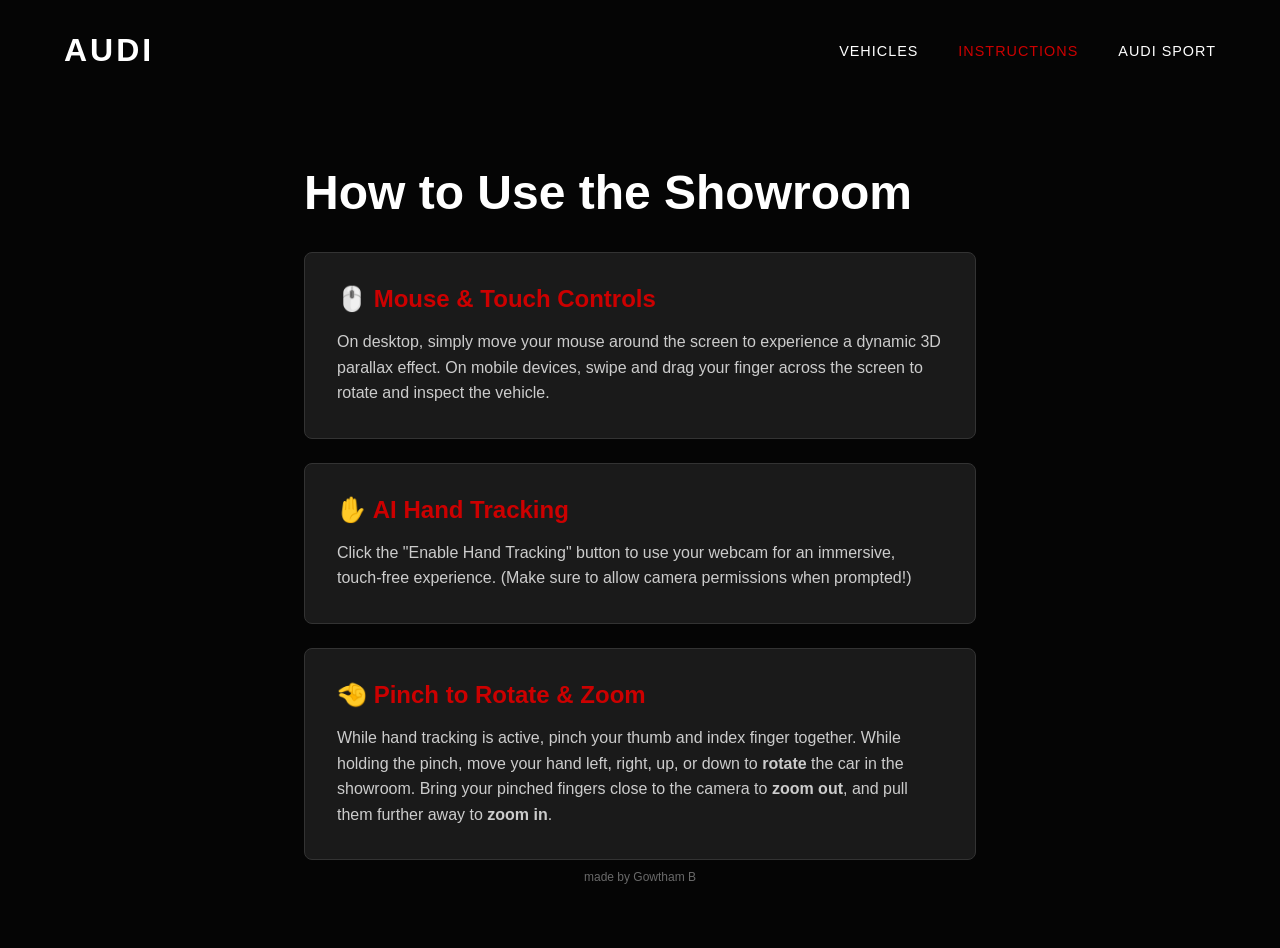
<file: instructions.html>
<!DOCTYPE html>
<html lang="en">
<head>
    <meta charset="UTF-8">
    <meta name="viewport" content="width=device-width, initial-scale=1.0">
    <title>Instructions - 3D Car Showroom</title>

    <!-- Vercel Speed Insights & Web Analytics -->
    <script type="module">
        import { inject as injectSpeedInsights } from 'https://esm.sh/@vercel/speed-insights';
        import { inject as injectAnalytics } from 'https://esm.sh/@vercel/analytics';
        injectSpeedInsights();
        injectAnalytics();
    </script>

    <link rel="stylesheet" href="style.css">
    <style>
        body { overflow-y: auto; background-color: #050505; }
        .instructions-container { padding: 4rem; max-width: 800px; margin: 0 auto; pointer-events: auto; }
        .instructions-container h1 { font-size: 3rem; margin-bottom: 2rem; }
        .instruction-step { background: #1a1a1a; border: 1px solid #333; padding: 2rem; margin-bottom: 1.5rem; border-radius: 8px; transition: border-color 0.3s; }
        .instruction-step:hover { border-color: #cc0000; }
        .instruction-step h2 { font-size: 1.5rem; margin-bottom: 1rem; color: #cc0000; display: flex; align-items: center; gap: 0.5rem; }
        .instruction-step p { color: #ccc; line-height: 1.6; }
        @media (max-width: 768px) { .instructions-container { padding: 2rem; } }
    </style>
</head>
<body>
    <div class="ui-layer" style="position: relative; height: auto;">
        <header>
            <a href="index.html" class="logo">AUDI</a>
            <nav>
                <a href="vehicles.html">Vehicles</a>
                <a href="instructions.html" style="color: #cc0000;">Instructions</a>
                <a href="#">Audi Sport</a>
            </nav>
        </header>
        
        <div class="instructions-container">
            <h1>How to Use the Showroom</h1>
            
            <div class="instruction-step">
                <h2>🖱️ Mouse & Touch Controls</h2>
                <p>On desktop, simply move your mouse around the screen to experience a dynamic 3D parallax effect. On mobile devices, swipe and drag your finger across the screen to rotate and inspect the vehicle.</p>
            </div>
            
            <div class="instruction-step">
                <h2>✋ AI Hand Tracking</h2>
                <p>Click the "Enable Hand Tracking" button to use your webcam for an immersive, touch-free experience. (Make sure to allow camera permissions when prompted!)</p>
            </div>
            
            <div class="instruction-step">
                <h2>🤏 Pinch to Rotate & Zoom</h2>
                <p>While hand tracking is active, pinch your thumb and index finger together. While holding the pinch, move your hand left, right, up, or down to <strong>rotate</strong> the car in the showroom. Bring your pinched fingers close to the camera to <strong>zoom out</strong>, and pull them further away to <strong>zoom in</strong>.</p>
            </div>
        </div>
        <div class="footer-credit">made by Gowtham B</div>
    </div>
</body>
</html>
</file>
<file: style.css>
* {
    margin: 0;
    padding: 0;
    box-sizing: border-box;
}

body {
    background-color: #111;
    color: #fff;
    font-family: 'Helvetica', sans-serif;
    overflow: hidden; /* Prevent scrollbars */
}

#bg {
    position: fixed;
    top: 0;
    left: 0;
    outline: none;
}

/* --- AUDI UI STYLES --- */
@import url('https://fonts.googleapis.com/css2?family=Inter:wght@300;500;700&display=swap');

#canvas-container { width: 100vw; height: 100vh; position: absolute; top: 0; left: 0; z-index: 1; }

.loading-overlay {
    position: fixed; top: 0; left: 0; width: 100%; height: 100%;
    background: rgba(0,0,0,0.8); color: white;
    display: flex; justify-content: center; align-items: center;
    font-family: sans-serif; z-index: 10;
    transition: opacity 0.8s ease, visibility 0.8s ease;
}

.loading-overlay.hidden {
    opacity: 0;
    visibility: hidden;
}

.ui-layer {
    position: absolute; top: 0; left: 0; width: 100%; height: 100%;
    z-index: 2; pointer-events: none;
    font-family: 'Inter', sans-serif;
    display: flex; flex-direction: column; justify-content: space-between;
    color: white;
}

header {
    display: flex; justify-content: space-between; align-items: center;
    padding: 2rem 4rem; pointer-events: auto;
}

.logo {
    font-weight: 700; font-size: 2rem; letter-spacing: 3px;
    color: white; text-transform: uppercase; text-decoration: none;
}

nav { display: flex; gap: 2.5rem; }
nav a {
    color: white; text-decoration: none; font-size: 0.9rem;
    font-weight: 500; text-transform: uppercase; letter-spacing: 1px;
    transition: color 0.3s;
}
nav a:hover { color: #cc0000; }

.bottom-section {
    display: flex; justify-content: space-between; align-items: flex-end;
    padding: 2rem 4rem 4rem 4rem; pointer-events: auto;
}

.car-info h1 {
    font-size: 4.5rem; margin: 0; font-weight: 700; letter-spacing: -2px;
}
.car-info p {
    font-size: 1.2rem; margin: 0.5rem 0 2rem 0; font-weight: 300; color: #ddd;
}

.btn {
    background: white; color: black; padding: 1rem 3rem;
    border: none; font-size: 1rem; font-weight: 700; cursor: pointer;
    text-transform: uppercase; transition: all 0.3s ease; text-decoration: none; display: inline-block;
}
.btn:hover { background: #cc0000; color: white; }

.specs { display: flex; gap: 3rem; text-align: right; }
.spec-item { display: flex; flex-direction: column; }
.spec-value { font-size: 2.5rem; font-weight: 700; }
.spec-label { font-size: 0.8rem; color: #aaa; text-transform: uppercase; letter-spacing: 1px; }

.footer-credit {
    position: fixed;
    bottom: 1rem;
    left: 0;
    width: 100%;
    text-align: center;
    font-size: 0.75rem;
    color: rgba(255, 255, 255, 0.4);
    pointer-events: none;
    z-index: 20;
}

/* --- MOBILE OPTIMIZATION --- */
@media (max-width: 768px) {
    header { padding: 1.5rem; flex-direction: column; gap: 1rem; }
    nav { gap: 1rem; justify-content: center; flex-wrap: wrap; }
    .bottom-section { padding: 1.5rem; flex-direction: column; align-items: flex-start; gap: 2rem; }
    .car-info h1 { font-size: 3rem; }
    .car-info p { font-size: 1rem; }
    .car-info > div { flex-direction: column; width: 100%; }
    .btn { width: 100%; text-align: center; box-sizing: border-box; }
    .specs { width: 100%; justify-content: space-between; gap: 1rem; }
    .spec-item { align-items: center; text-align: center; }
    .spec-value { font-size: 1.5rem; }
    .spec-label { font-size: 0.65rem; }
}
</file>
